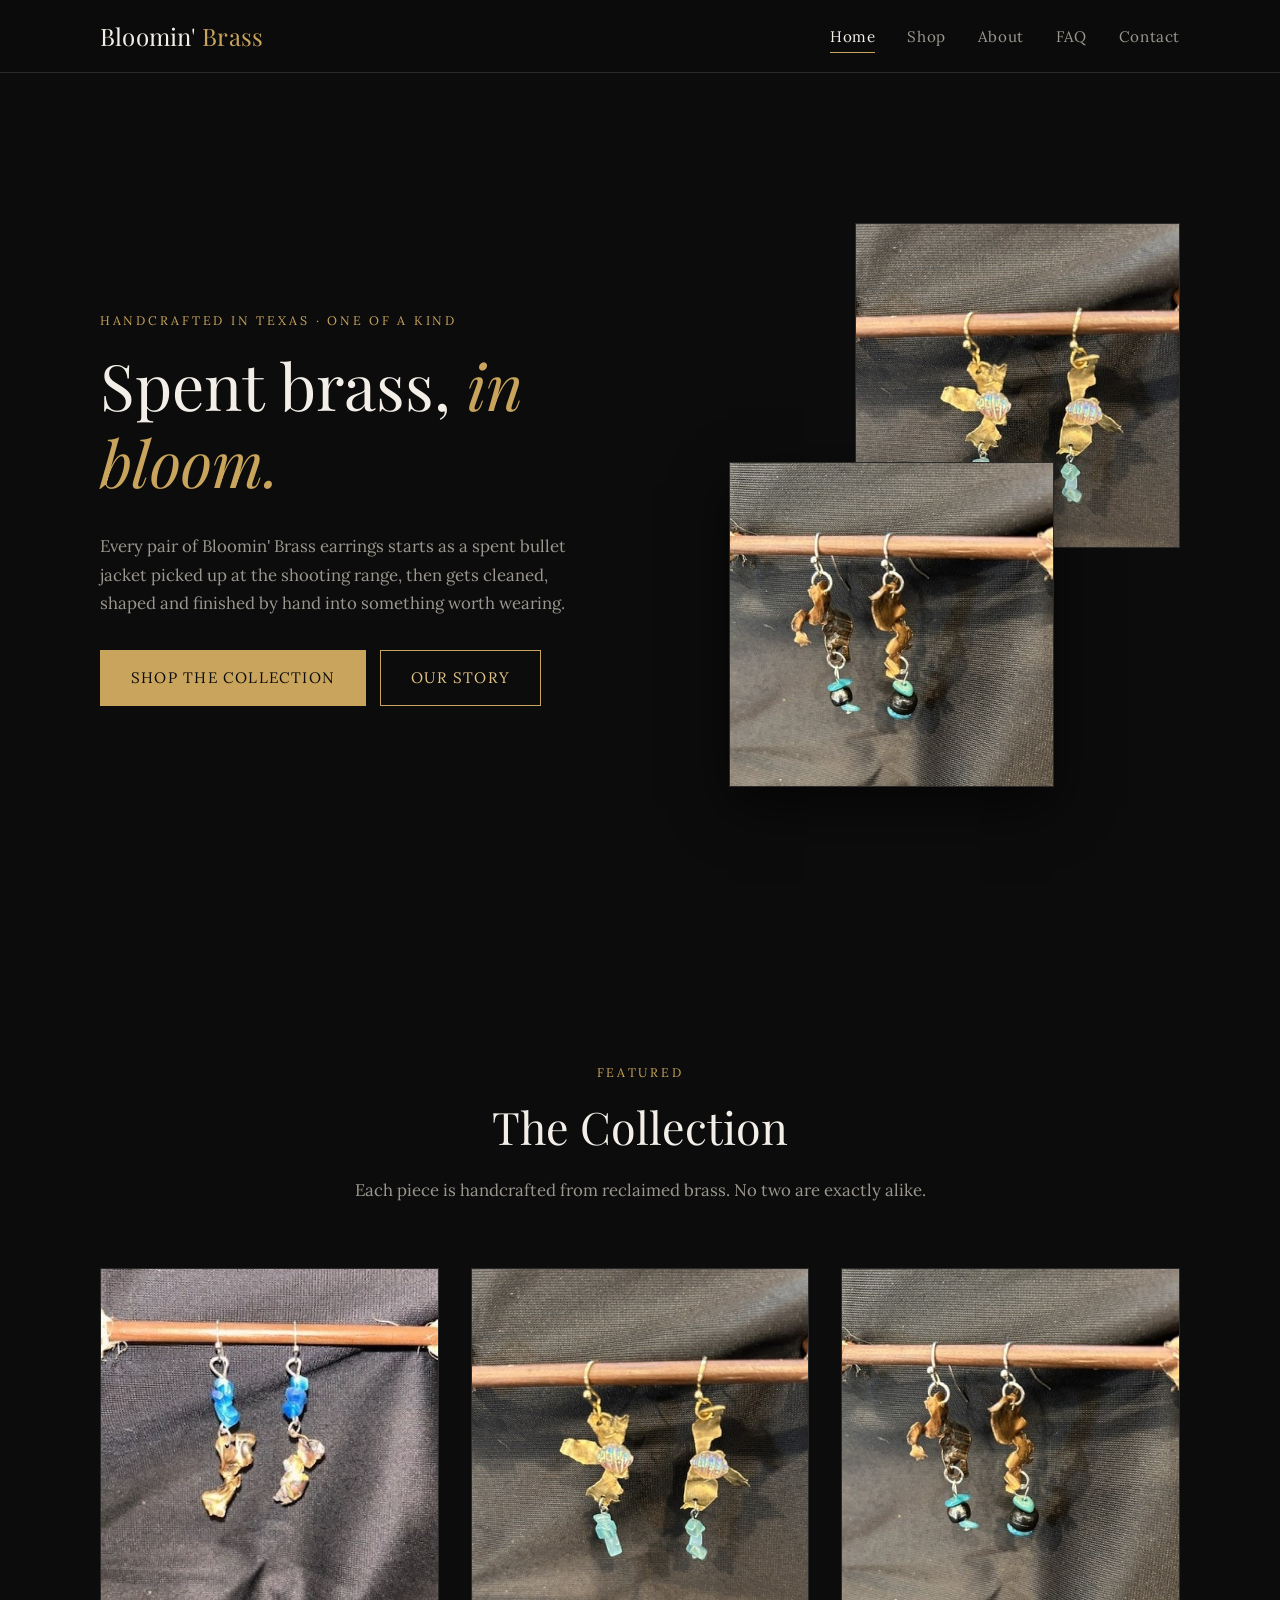
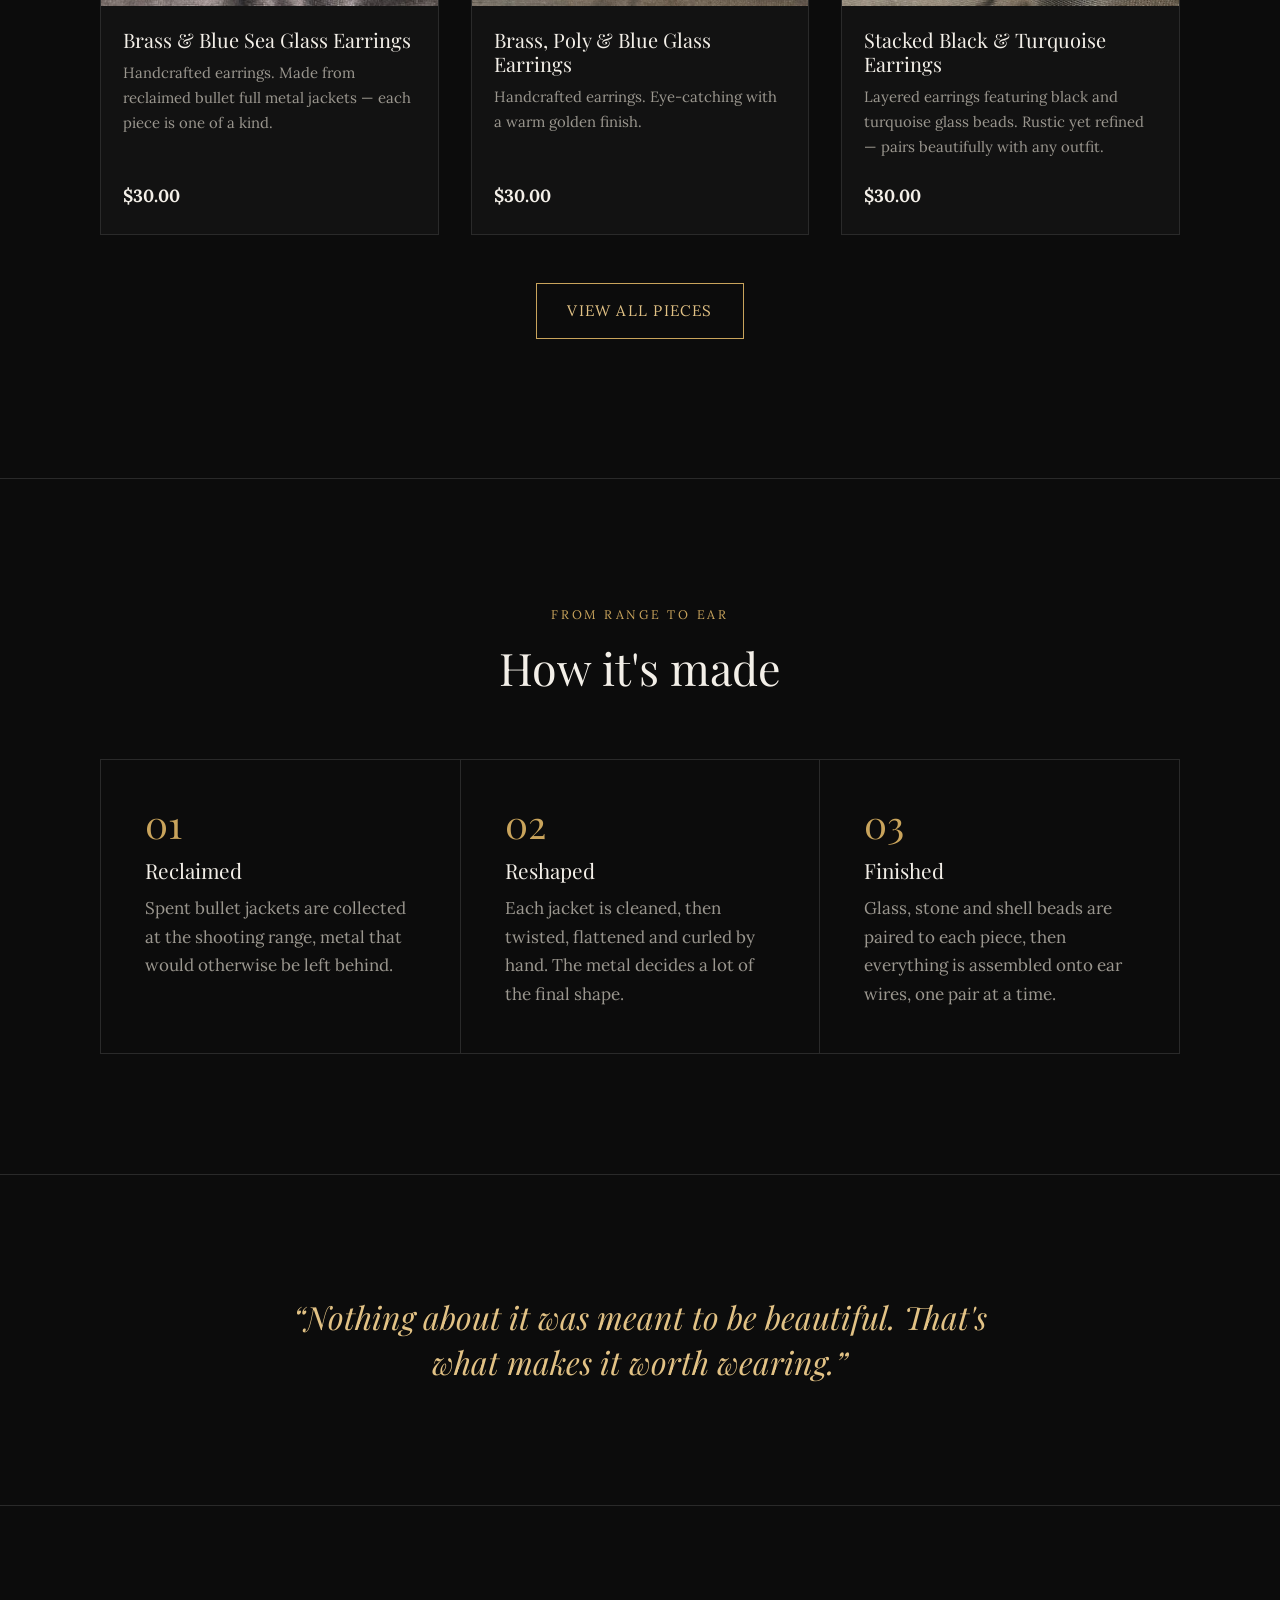
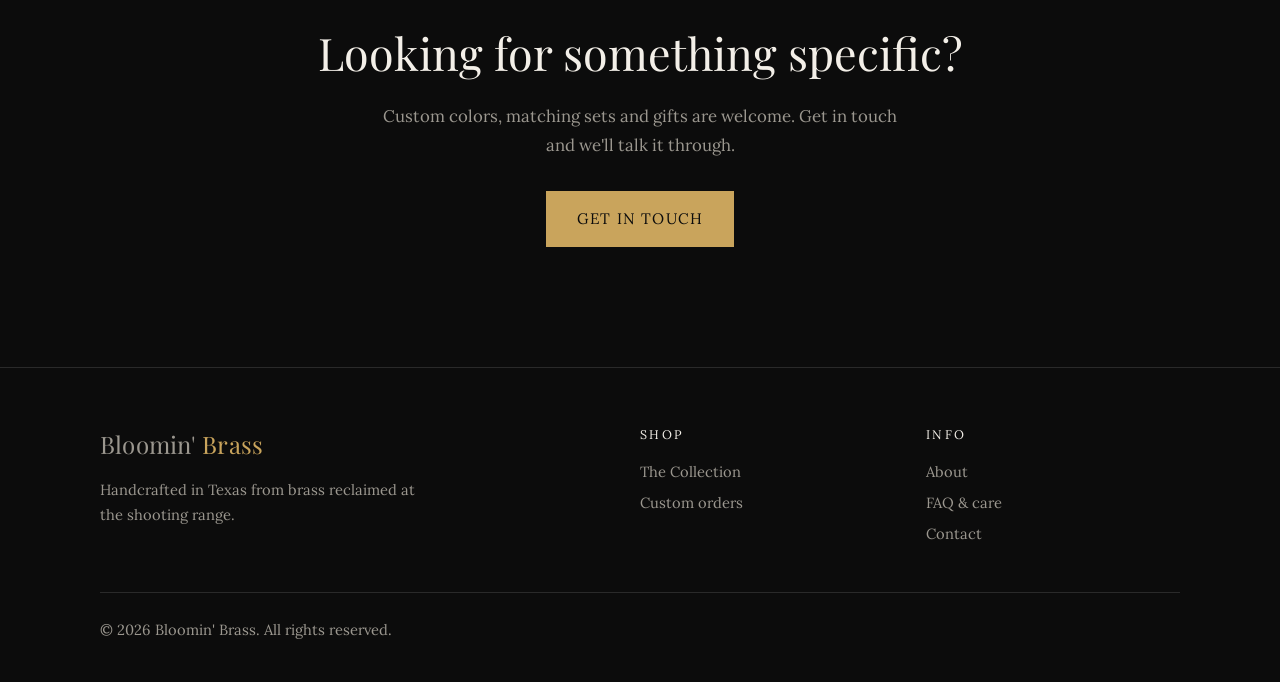
<file: index.html>
<!doctype html>
<html lang="en">
<head>
  <meta charset="utf-8">
  <meta name="viewport" content="width=device-width, initial-scale=1">
  <title>Bloomin' Brass — Handcrafted Texas Earrings from Reclaimed Brass</title>
  <meta name="description" content="One-of-a-kind earrings handcrafted in Texas from brass reclaimed at the shooting range.">
  <link rel="icon" href="images/favicon.svg" type="image/svg+xml">
  <link rel="preconnect" href="https://fonts.googleapis.com">
  <link rel="preconnect" href="https://fonts.gstatic.com" crossorigin>
  <link href="https://fonts.googleapis.com/css2?family=Lora:ital,wght@0,400;0,700;1,400&family=Playfair+Display:ital@0;1&display=swap" rel="stylesheet">
  <link rel="stylesheet" href="css/styles.css">
</head>
<body>
  <a class="skip-link" href="#main">Skip to content</a>

  <header class="site-header">
    <div class="container">
      <a class="logo" href="index.html">Bloomin' <span>Brass</span></a>
      <button class="nav-toggle" aria-expanded="false" aria-controls="nav-links">Menu</button>
      <nav aria-label="Main">
        <ul class="nav-links" id="nav-links">
          <li><a href="index.html" aria-current="page">Home</a></li>
          <li><a href="shop.html">Shop</a></li>
          <li><a href="about.html">About</a></li>
          <li><a href="faq.html">FAQ</a></li>
          <li><a href="contact.html">Contact</a></li>
        </ul>
      </nav>
    </div>
  </header>

  <main id="main">
    <section class="hero">
      <div class="container">
        <div>
          <span class="eyebrow">Handcrafted in Texas · One of a kind</span>
          <h1>Spent brass, <em>in bloom.</em></h1>
          <p class="lead">Every pair of Bloomin' Brass earrings starts as a spent bullet jacket picked up at the shooting range, then gets cleaned, shaped and finished by hand into something worth wearing.</p>
          <div class="hero-actions">
            <a class="btn" href="shop.html">Shop the collection</a>
            <a class="btn btn-outline" href="about.html">Our story</a>
          </div>
        </div>
        <div class="hero-art" aria-hidden="true">
          <img src="images/products/poly-blue-glass.jpg" alt="" width="600" height="600">
          <img src="images/products/black-turquoise.jpg" alt="" width="600" height="600">
        </div>
      </div>
    </section>

    <section class="section">
      <div class="container">
        <div class="section-head">
          <span class="eyebrow">Featured</span>
          <h2>The Collection</h2>
          <p class="lead">Each piece is handcrafted from reclaimed brass. No two are exactly alike.</p>
        </div>
        <div class="product-grid" id="featured-grid"></div>
        <p style="text-align:center;margin-top:48px"><a class="btn btn-outline" href="shop.html">View all pieces</a></p>
      </div>
    </section>

    <section class="section">
      <div class="container">
        <div class="section-head">
          <span class="eyebrow">From range to ear</span>
          <h2>How it's made</h2>
        </div>
        <div class="steps">
          <div class="step">
            <span class="step-num">01</span>
            <h3>Reclaimed</h3>
            <p>Spent bullet jackets are collected at the shooting range, metal that would otherwise be left behind.</p>
          </div>
          <div class="step">
            <span class="step-num">02</span>
            <h3>Reshaped</h3>
            <p>Each jacket is cleaned, then twisted, flattened and curled by hand. The metal decides a lot of the final shape.</p>
          </div>
          <div class="step">
            <span class="step-num">03</span>
            <h3>Finished</h3>
            <p>Glass, stone and shell beads are paired to each piece, then everything is assembled onto ear wires, one pair at a time.</p>
          </div>
        </div>
      </div>
    </section>

    <section class="section">
      <div class="container">
        <p class="pull-quote">“Nothing about it was meant to be beautiful. That's what makes it worth wearing.”</p>
      </div>
    </section>

    <section class="section cta-band">
      <div class="container">
        <h2>Looking for something specific?</h2>
        <p class="lead">Custom colors, matching sets and gifts are welcome. Get in touch and we'll talk it through.</p>
        <a class="btn" href="contact.html">Get in touch</a>
      </div>
    </section>
  </main>

  <footer class="site-footer">
    <div class="container">
      <div class="footer-grid">
        <div>
          <a class="logo" href="index.html">Bloomin' <span>Brass</span></a>
          <p style="margin-top:12px;max-width:340px">Handcrafted in Texas from brass reclaimed at the shooting range.</p>
        </div>
        <div>
          <h4>Shop</h4>
          <ul>
            <li><a href="shop.html">The Collection</a></li>
            <li><a href="contact.html">Custom orders</a></li>
          </ul>
        </div>
        <div>
          <h4>Info</h4>
          <ul>
            <li><a href="about.html">About</a></li>
            <li><a href="faq.html">FAQ &amp; care</a></li>
            <li><a href="contact.html">Contact</a></li>
          </ul>
        </div>
      </div>
      <div class="footer-bottom">© <span data-year></span> Bloomin' Brass. All rights reserved.</div>
    </div>
  </footer>

  <script src="js/products.js"></script>
  <script src="js/main.js"></script>
</body>
</html>
</file>
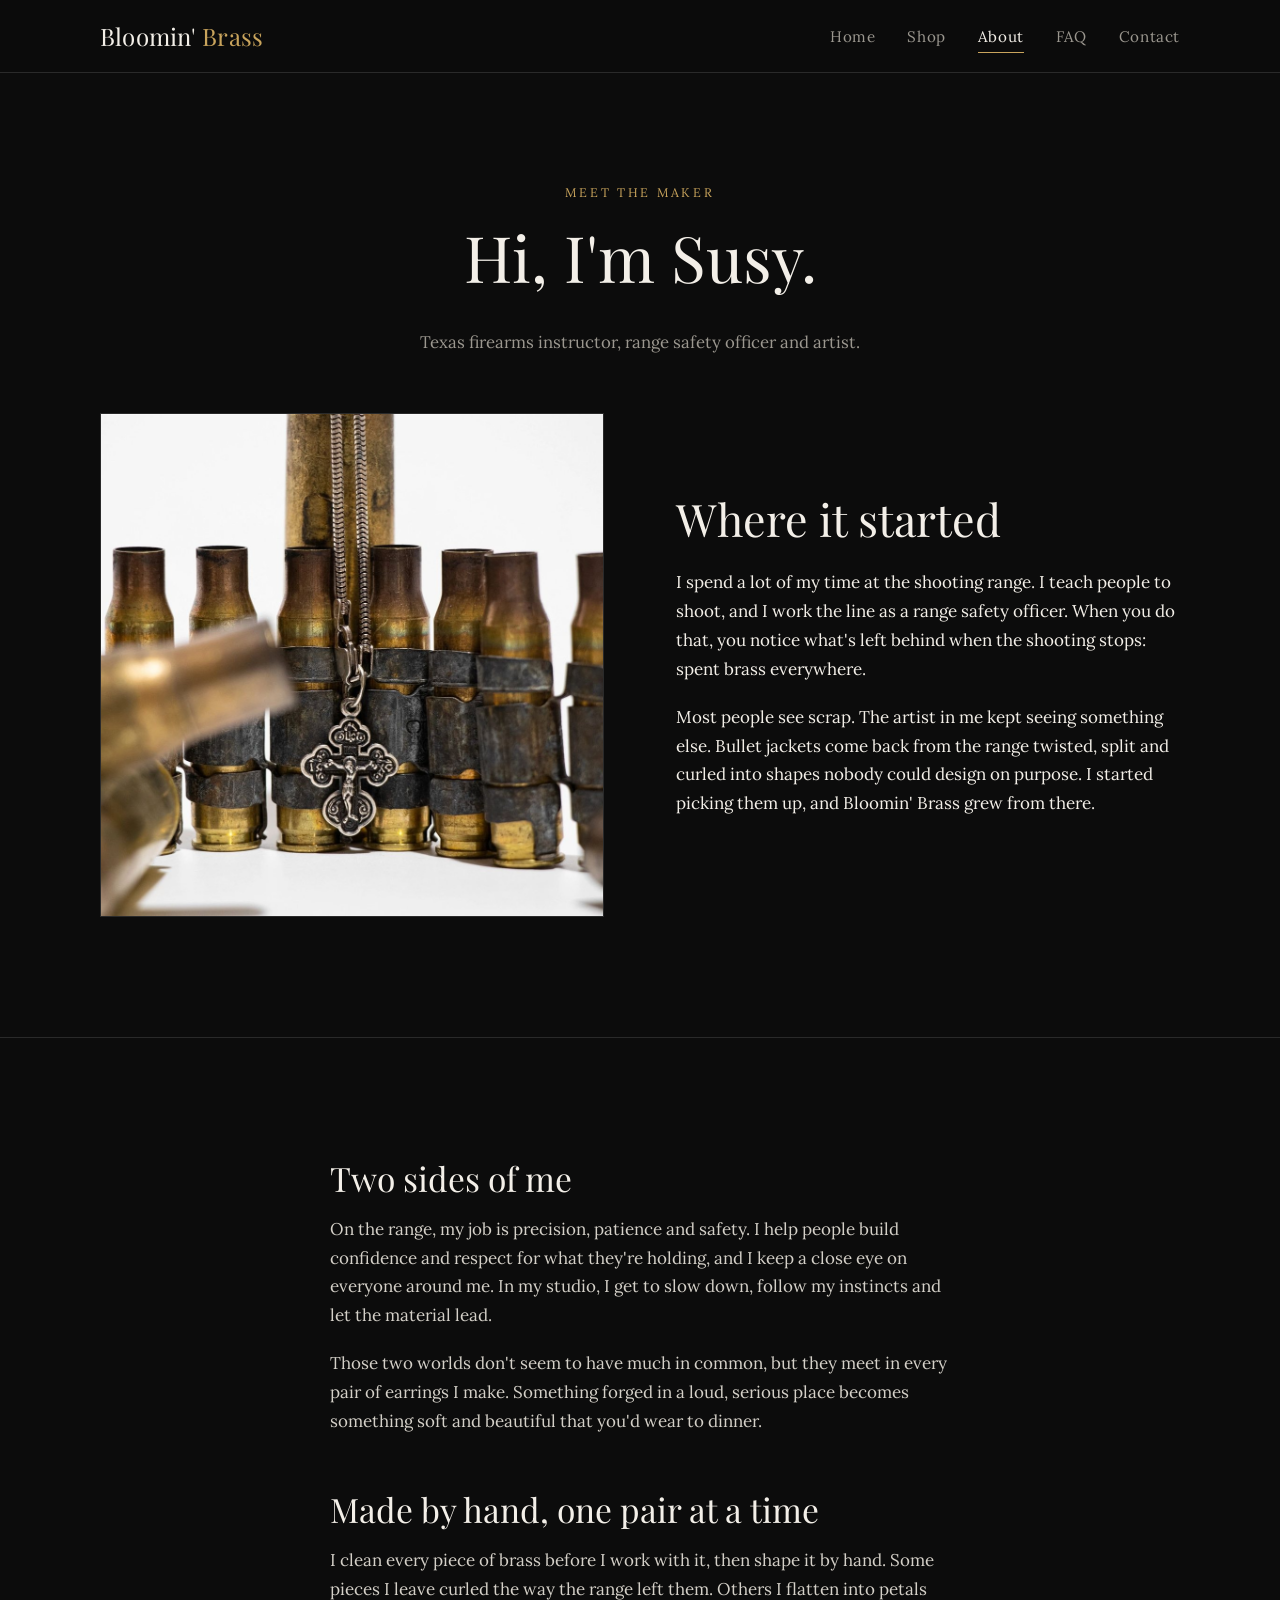
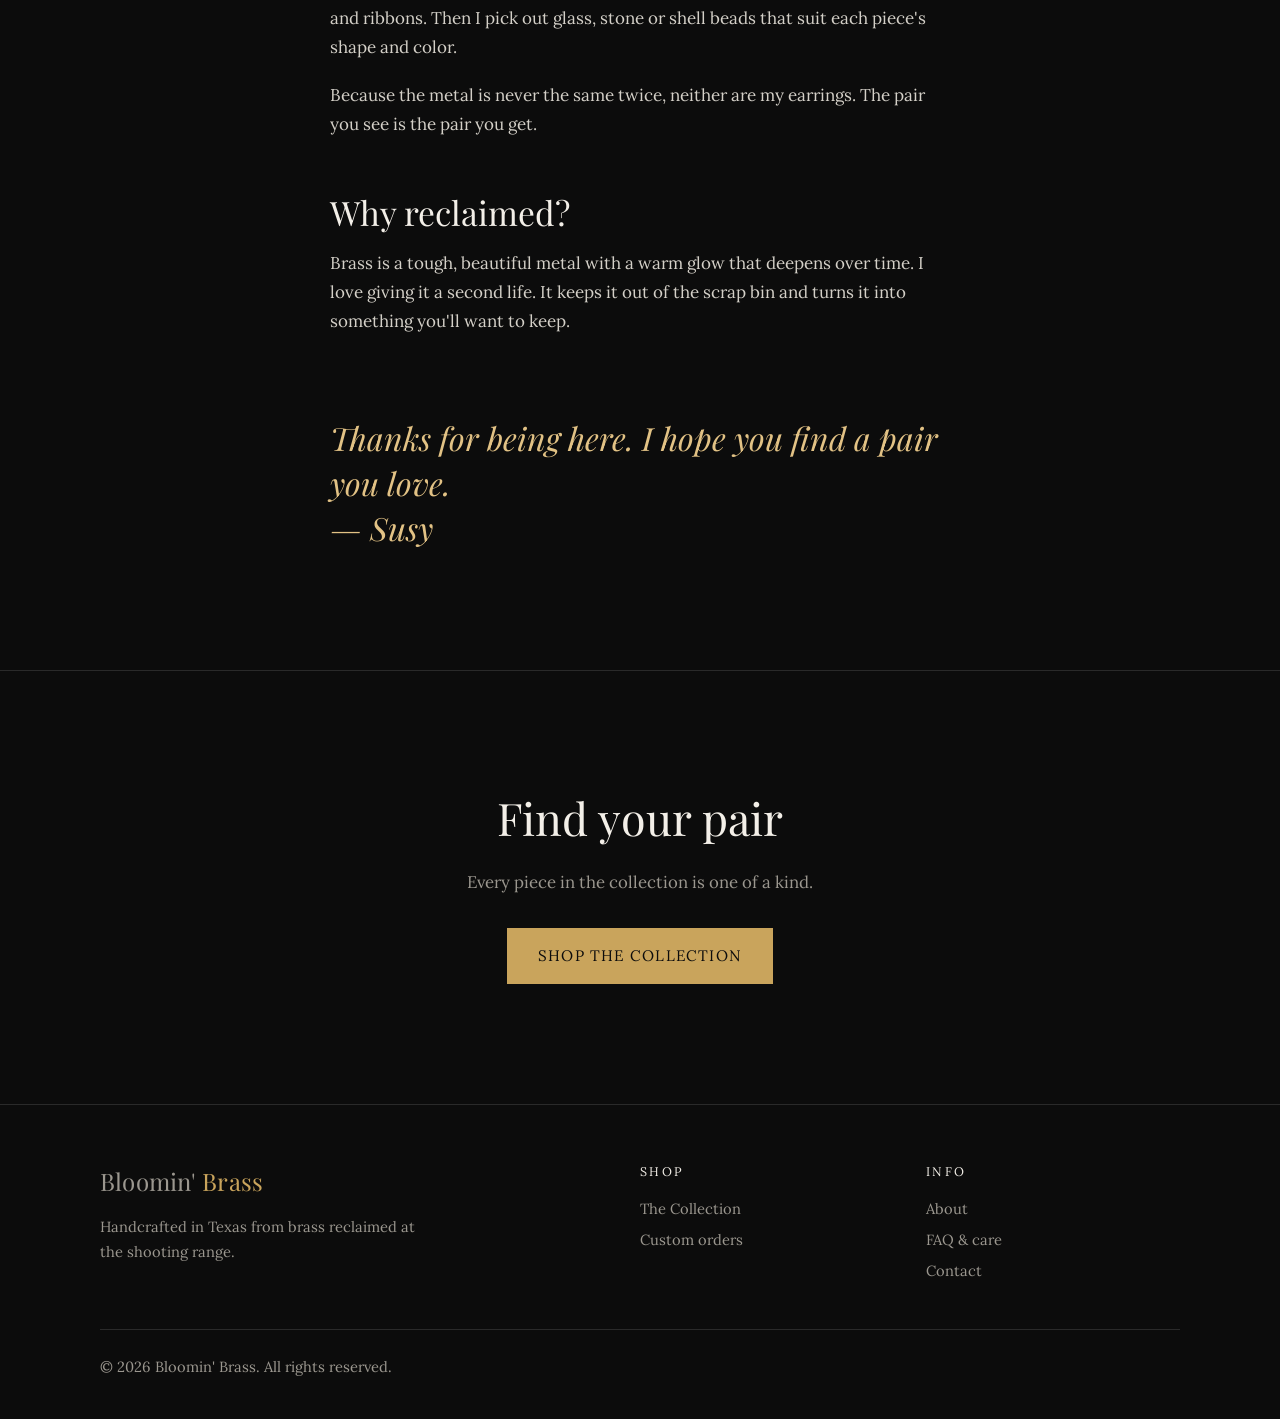
<file: about.html>
<!doctype html>
<html lang="en">
<head>
  <meta charset="utf-8">
  <meta name="viewport" content="width=device-width, initial-scale=1">
  <title>About — Bloomin' Brass</title>
  <meta name="description" content="Meet Susy: Texas firearms instructor, range safety officer and artist, who handcrafts Bloomin' Brass earrings from brass reclaimed at the shooting range.">
  <link rel="icon" href="images/favicon.svg" type="image/svg+xml">
  <link rel="preconnect" href="https://fonts.googleapis.com">
  <link rel="preconnect" href="https://fonts.gstatic.com" crossorigin>
  <link href="https://fonts.googleapis.com/css2?family=Lora:ital,wght@0,400;0,700;1,400&family=Playfair+Display:ital@0;1&display=swap" rel="stylesheet">
  <link rel="stylesheet" href="css/styles.css">
</head>
<body>
  <a class="skip-link" href="#main">Skip to content</a>

  <header class="site-header">
    <div class="container">
      <a class="logo" href="index.html">Bloomin' <span>Brass</span></a>
      <button class="nav-toggle" aria-expanded="false" aria-controls="nav-links">Menu</button>
      <nav aria-label="Main">
        <ul class="nav-links" id="nav-links">
          <li><a href="index.html">Home</a></li>
          <li><a href="shop.html">Shop</a></li>
          <li><a href="about.html" aria-current="page">About</a></li>
          <li><a href="faq.html">FAQ</a></li>
          <li><a href="contact.html">Contact</a></li>
        </ul>
      </nav>
    </div>
  </header>

  <main id="main">
    <div class="page-head">
      <div class="container">
        <span class="eyebrow">Meet the maker</span>
        <h1>Hi, I'm Susy.</h1>
        <p class="lead">Texas firearms instructor, range safety officer and artist.</p>
      </div>
    </div>

    <section class="section" style="padding-top:0">
      <div class="container">
        <div class="split">
          <!-- TODO: Swap in a photo of Susy (e.g. images/susy.jpg) when one is available. -->
          <img src="images/range-brass-cross.jpg" alt="A row of spent brass rifle casings with a small cross pendant" width="1600" height="1067">
          <div>
            <h2>Where it started</h2>
            <p>I spend a lot of my time at the shooting range. I teach people to shoot, and I work the line as a range safety officer. When you do that, you notice what's left behind when the shooting stops: spent brass everywhere.</p>
            <p>Most people see scrap. The artist in me kept seeing something else. Bullet jackets come back from the range twisted, split and curled into shapes nobody could design on purpose. I started picking them up, and Bloomin' Brass grew from there.</p>
          </div>
        </div>
      </div>
    </section>

    <section class="section">
      <div class="container prose">
        <h2 style="margin-top:0">Two sides of me</h2>
        <p>On the range, my job is precision, patience and safety. I help people build confidence and respect for what they're holding, and I keep a close eye on everyone around me. In my studio, I get to slow down, follow my instincts and let the material lead.</p>
        <p>Those two worlds don't seem to have much in common, but they meet in every pair of earrings I make. Something forged in a loud, serious place becomes something soft and beautiful that you'd wear to dinner.</p>

        <h2>Made by hand, one pair at a time</h2>
        <p>I clean every piece of brass before I work with it, then shape it by hand. Some pieces I leave curled the way the range left them. Others I flatten into petals and ribbons. Then I pick out glass, stone or shell beads that suit each piece's shape and color.</p>
        <p>Because the metal is never the same twice, neither are my earrings. The pair you see is the pair you get.</p>

        <h2>Why reclaimed?</h2>
        <p>Brass is a tough, beautiful metal with a warm glow that deepens over time. I love giving it a second life. It keeps it out of the scrap bin and turns it into something you'll want to keep.</p>

        <p class="pull-quote" style="margin-top:2.5em;text-align:left">Thanks for being here. I hope you find a pair you love.<br>— Susy</p>
      </div>
    </section>

    <section class="section cta-band">
      <div class="container">
        <h2>Find your pair</h2>
        <p class="lead">Every piece in the collection is one of a kind.</p>
        <a class="btn" href="shop.html">Shop the collection</a>
      </div>
    </section>
  </main>

  <footer class="site-footer">
    <div class="container">
      <div class="footer-grid">
        <div>
          <a class="logo" href="index.html">Bloomin' <span>Brass</span></a>
          <p style="margin-top:12px;max-width:340px">Handcrafted in Texas from brass reclaimed at the shooting range.</p>
        </div>
        <div>
          <h4>Shop</h4>
          <ul>
            <li><a href="shop.html">The Collection</a></li>
            <li><a href="contact.html">Custom orders</a></li>
          </ul>
        </div>
        <div>
          <h4>Info</h4>
          <ul>
            <li><a href="about.html">About</a></li>
            <li><a href="faq.html">FAQ &amp; care</a></li>
            <li><a href="contact.html">Contact</a></li>
          </ul>
        </div>
      </div>
      <div class="footer-bottom">© <span data-year></span> Bloomin' Brass. All rights reserved.</div>
    </div>
  </footer>

  <script src="js/main.js"></script>
</body>
</html>
</file>
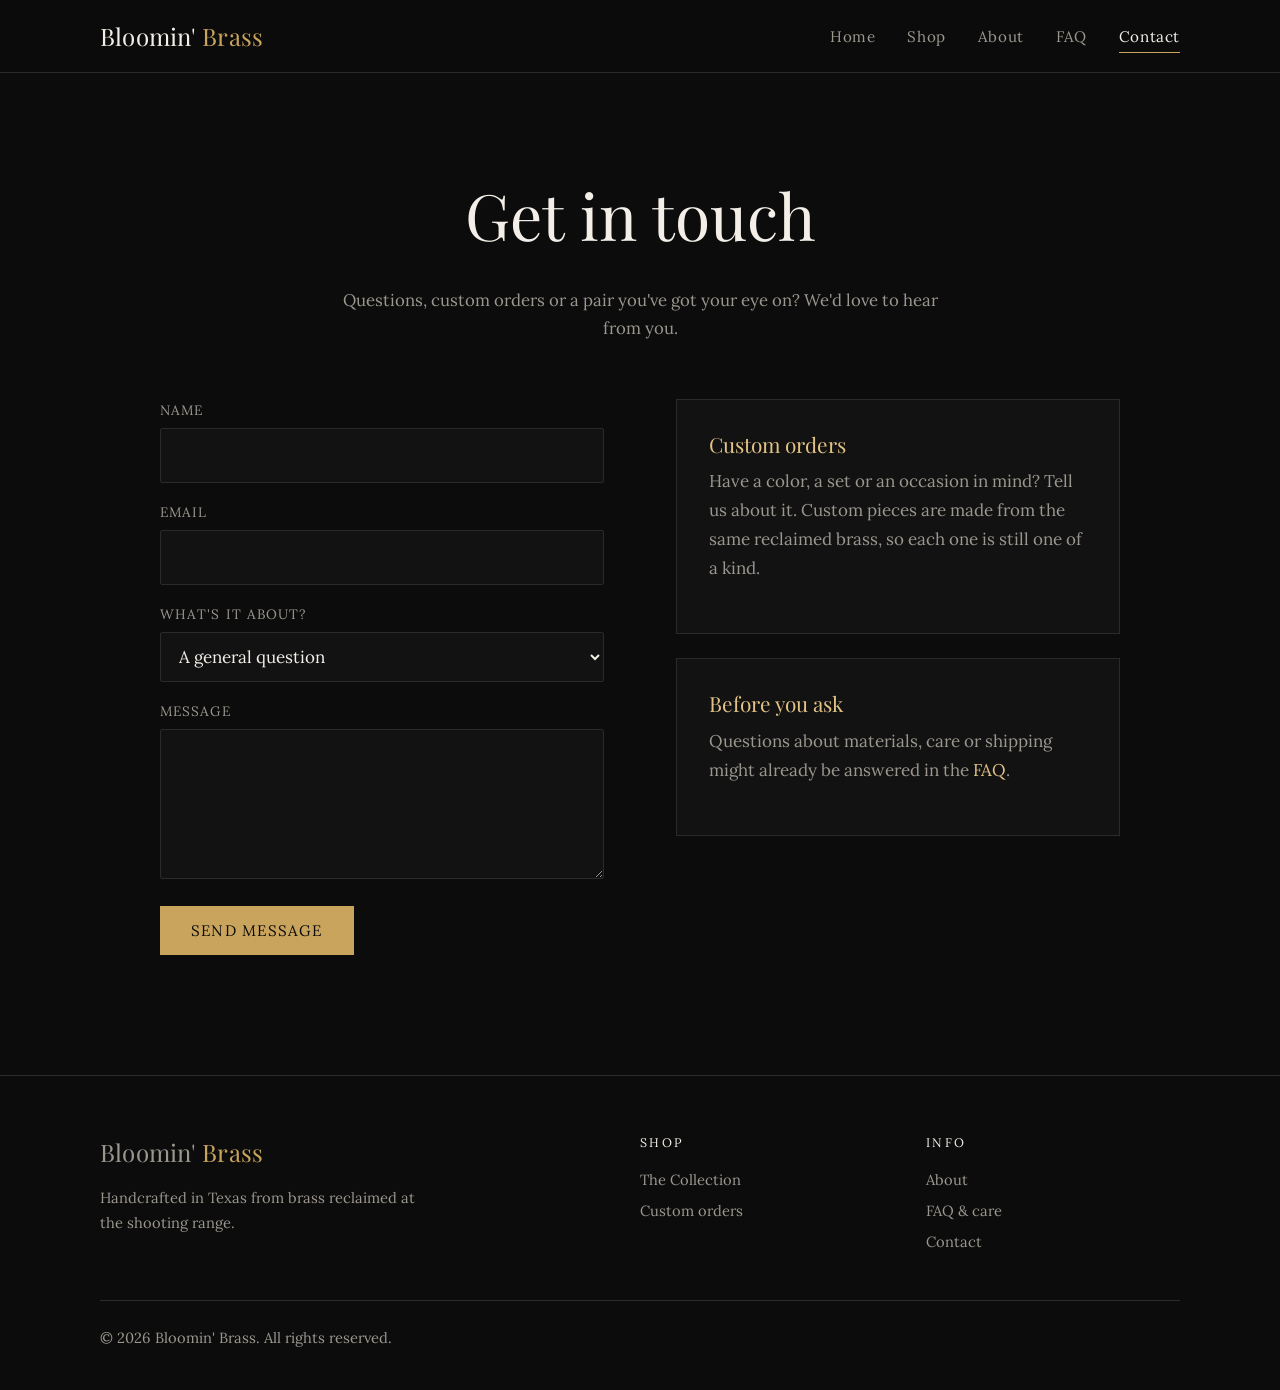
<file: contact.html>
<!doctype html>
<html lang="en">
<head>
  <meta charset="utf-8">
  <meta name="viewport" content="width=device-width, initial-scale=1">
  <title>Contact — Bloomin' Brass</title>
  <meta name="description" content="Questions, custom orders or a piece you've got your eye on? Get in touch with Bloomin' Brass.">
  <link rel="icon" href="images/favicon.svg" type="image/svg+xml">
  <link rel="preconnect" href="https://fonts.googleapis.com">
  <link rel="preconnect" href="https://fonts.gstatic.com" crossorigin>
  <link href="https://fonts.googleapis.com/css2?family=Lora:ital,wght@0,400;0,700;1,400&family=Playfair+Display:ital@0;1&display=swap" rel="stylesheet">
  <link rel="stylesheet" href="css/styles.css">
</head>
<body>
  <a class="skip-link" href="#main">Skip to content</a>

  <header class="site-header">
    <div class="container">
      <a class="logo" href="index.html">Bloomin' <span>Brass</span></a>
      <button class="nav-toggle" aria-expanded="false" aria-controls="nav-links">Menu</button>
      <nav aria-label="Main">
        <ul class="nav-links" id="nav-links">
          <li><a href="index.html">Home</a></li>
          <li><a href="shop.html">Shop</a></li>
          <li><a href="about.html">About</a></li>
          <li><a href="faq.html">FAQ</a></li>
          <li><a href="contact.html" aria-current="page">Contact</a></li>
        </ul>
      </nav>
    </div>
  </header>

  <main id="main">
    <div class="page-head">
      <div class="container">
        <h1>Get in touch</h1>
        <p class="lead">Questions, custom orders or a pair you've got your eye on? We'd love to hear from you.</p>
      </div>
    </div>

    <section style="padding-bottom:clamp(64px,10vw,120px)">
      <div class="container">
        <div class="contact-grid">
          <form id="contact-form">
            <div class="form-row">
              <label for="name">Name</label>
              <input id="name" name="name" type="text" autocomplete="name" required>
            </div>
            <div class="form-row">
              <label for="email">Email</label>
              <input id="email" name="email" type="email" autocomplete="email" required>
            </div>
            <div class="form-row">
              <label for="topic">What's it about?</label>
              <select id="topic" name="topic">
                <option>A general question</option>
                <option>A specific piece</option>
                <option>A custom order</option>
                <option>An existing order</option>
              </select>
            </div>
            <div class="form-row">
              <label for="message">Message</label>
              <textarea id="message" name="message" required></textarea>
            </div>
            <button class="btn" type="submit">Send message</button>
          </form>

          <div>
            <div class="contact-card">
              <h3>Custom orders</h3>
              <p>Have a color, a set or an occasion in mind? Tell us about it. Custom pieces are made from the same reclaimed brass, so each one is still one of a kind.</p>
            </div>
            <div class="contact-card" style="margin-top:24px">
              <h3>Before you ask</h3>
              <p>Questions about materials, care or shipping might already be answered in the <a href="faq.html">FAQ</a>.</p>
            </div>
          </div>
        </div>
      </div>
    </section>
  </main>

  <footer class="site-footer">
    <div class="container">
      <div class="footer-grid">
        <div>
          <a class="logo" href="index.html">Bloomin' <span>Brass</span></a>
          <p style="margin-top:12px;max-width:340px">Handcrafted in Texas from brass reclaimed at the shooting range.</p>
        </div>
        <div>
          <h4>Shop</h4>
          <ul>
            <li><a href="shop.html">The Collection</a></li>
            <li><a href="contact.html">Custom orders</a></li>
          </ul>
        </div>
        <div>
          <h4>Info</h4>
          <ul>
            <li><a href="about.html">About</a></li>
            <li><a href="faq.html">FAQ &amp; care</a></li>
            <li><a href="contact.html">Contact</a></li>
          </ul>
        </div>
      </div>
      <div class="footer-bottom">© <span data-year></span> Bloomin' Brass. All rights reserved.</div>
    </div>
  </footer>

  <script src="js/products.js"></script>
  <script src="js/main.js"></script>
</body>
</html>
</file>
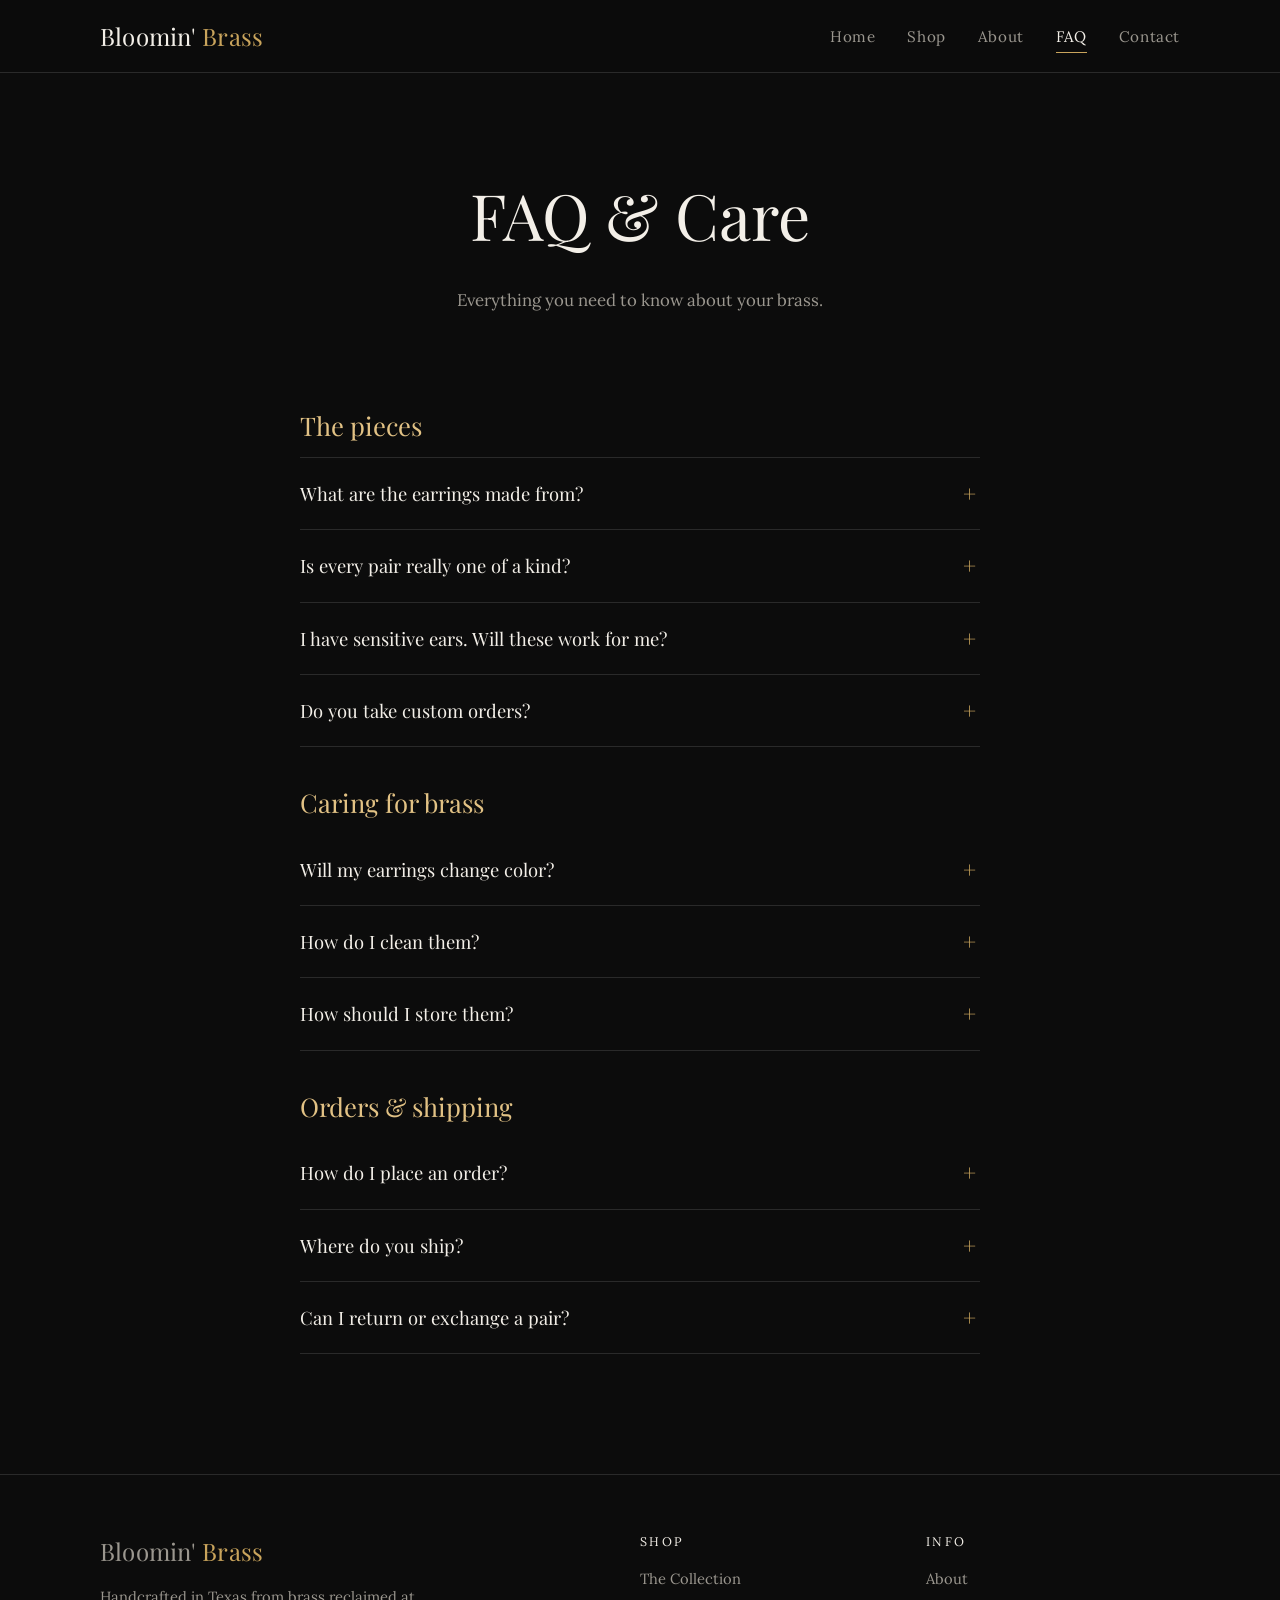
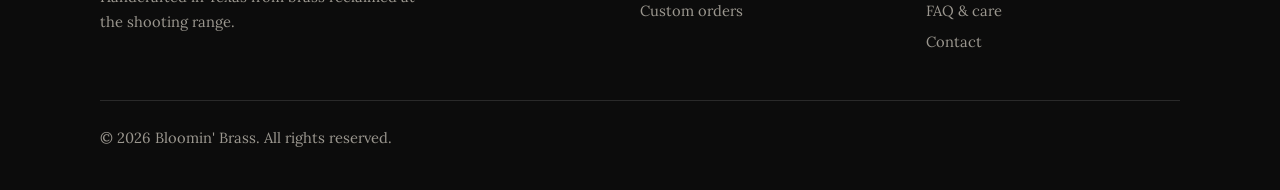
<file: faq.html>
<!doctype html>
<html lang="en">
<head>
  <meta charset="utf-8">
  <meta name="viewport" content="width=device-width, initial-scale=1">
  <title>FAQ &amp; Care — Bloomin' Brass</title>
  <meta name="description" content="Materials, care, orders and shipping for Bloomin' Brass earrings.">
  <link rel="icon" href="images/favicon.svg" type="image/svg+xml">
  <link rel="preconnect" href="https://fonts.googleapis.com">
  <link rel="preconnect" href="https://fonts.gstatic.com" crossorigin>
  <link href="https://fonts.googleapis.com/css2?family=Lora:ital,wght@0,400;0,700;1,400&family=Playfair+Display:ital@0;1&display=swap" rel="stylesheet">
  <link rel="stylesheet" href="css/styles.css">
</head>
<body>
  <a class="skip-link" href="#main">Skip to content</a>

  <header class="site-header">
    <div class="container">
      <a class="logo" href="index.html">Bloomin' <span>Brass</span></a>
      <button class="nav-toggle" aria-expanded="false" aria-controls="nav-links">Menu</button>
      <nav aria-label="Main">
        <ul class="nav-links" id="nav-links">
          <li><a href="index.html">Home</a></li>
          <li><a href="shop.html">Shop</a></li>
          <li><a href="about.html">About</a></li>
          <li><a href="faq.html" aria-current="page">FAQ</a></li>
          <li><a href="contact.html">Contact</a></li>
        </ul>
      </nav>
    </div>
  </header>

  <main id="main">
    <div class="page-head">
      <div class="container">
        <h1>FAQ &amp; Care</h1>
        <p class="lead">Everything you need to know about your brass.</p>
      </div>
    </div>

    <section style="padding-bottom:clamp(64px,10vw,120px)">
      <div class="container faq">

        <h2>The pieces</h2>
        <details>
          <summary>What are the earrings made from?</summary>
          <p>The metal comes from spent bullet jackets recovered at the shooting range. Each jacket is cleaned and then shaped by hand. The beads are glass, stone or shell, and every product page lists them.</p>
        </details>
        <details>
          <summary>Is every pair really one of a kind?</summary>
          <p>Yes. The range shapes the metal before we ever touch it, so no two pieces start out the same. The pair in the photo is the exact pair you'll receive.</p>
        </details>
        <details>
          <summary>I have sensitive ears. Will these work for me?</summary>
          <!-- TODO: Confirm your ear wire material (e.g. surgical steel, sterling silver, niobium) and state it here. -->
          <p>Everyone's skin is different. If you have metal sensitivities, reach out before ordering and we'll tell you exactly what the ear wires are made of. We may be able to swap them for you.</p>
        </details>
        <details>
          <summary>Do you take custom orders?</summary>
          <p>We love them. Tell us the colors, style or occasion you have in mind on the <a href="contact.html">contact page</a> and we'll work out the details together.</p>
        </details>

        <h2>Caring for brass</h2>
        <details>
          <summary>Will my earrings change color?</summary>
          <p>Brass naturally darkens over time and develops a warm patina. Many people love that aged look. If you prefer them bright, a quick polish brings back the shine.</p>
        </details>
        <details>
          <summary>How do I clean them?</summary>
          <p>Wipe them with a soft, dry cloth after wearing. For a brighter shine, use a jewelry polishing cloth made for brass, and avoid getting the beads wet with harsh cleaners.</p>
        </details>
        <details>
          <summary>How should I store them?</summary>
          <p>Keep them somewhere dry, ideally in a small pouch or box, away from humidity. Take them off before swimming, showering or exercising.</p>
        </details>

        <!-- TODO: Fill in your real shipping, payment and return policies. -->
        <h2>Orders &amp; shipping</h2>
        <details>
          <summary>How do I place an order?</summary>
          <p>Find a pair you love in <a href="shop.html">the collection</a> and follow the button on its page. If a piece shows "Ask about this piece," send us a message and we'll set it aside and arrange payment with you.</p>
        </details>
        <details>
          <summary>Where do you ship?</summary>
          <p>Shipping details are coming soon. In the meantime, <a href="contact.html">ask us</a> and we'll let you know.</p>
        </details>
        <details>
          <summary>Can I return or exchange a pair?</summary>
          <p>Our return policy is being finalized. If something isn't right with your order, please <a href="contact.html">get in touch</a> and we'll make it right.</p>
        </details>

      </div>
    </section>
  </main>

  <footer class="site-footer">
    <div class="container">
      <div class="footer-grid">
        <div>
          <a class="logo" href="index.html">Bloomin' <span>Brass</span></a>
          <p style="margin-top:12px;max-width:340px">Handcrafted in Texas from brass reclaimed at the shooting range.</p>
        </div>
        <div>
          <h4>Shop</h4>
          <ul>
            <li><a href="shop.html">The Collection</a></li>
            <li><a href="contact.html">Custom orders</a></li>
          </ul>
        </div>
        <div>
          <h4>Info</h4>
          <ul>
            <li><a href="about.html">About</a></li>
            <li><a href="faq.html">FAQ &amp; care</a></li>
            <li><a href="contact.html">Contact</a></li>
          </ul>
        </div>
      </div>
      <div class="footer-bottom">© <span data-year></span> Bloomin' Brass. All rights reserved.</div>
    </div>
  </footer>

  <script src="js/main.js"></script>
</body>
</html>
</file>
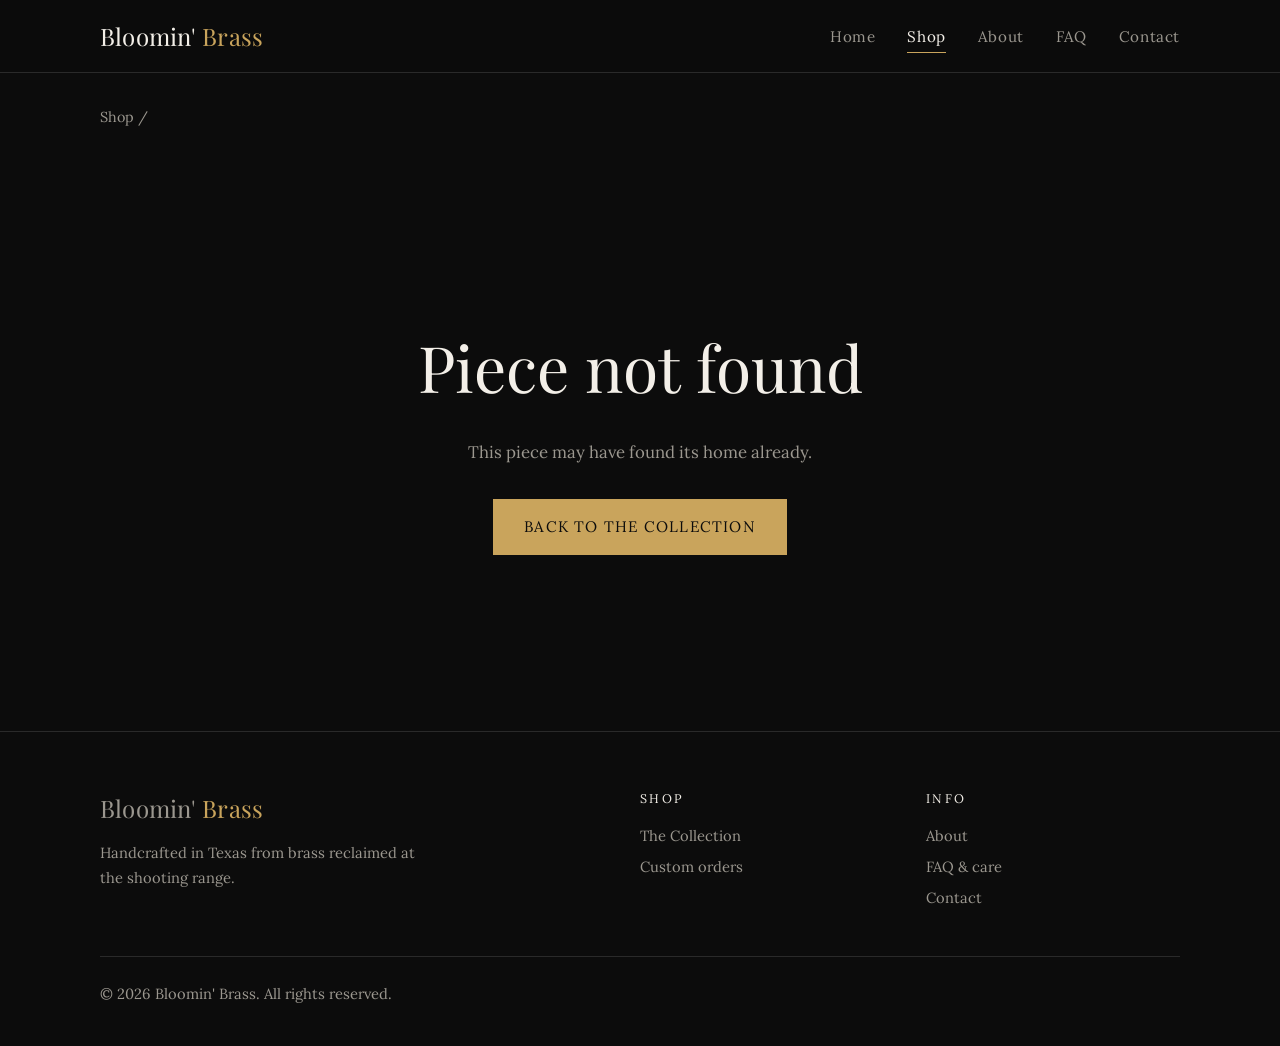
<file: product.html>
<!doctype html>
<html lang="en">
<head>
  <meta charset="utf-8">
  <meta name="viewport" content="width=device-width, initial-scale=1">
  <title>Bloomin' Brass</title>
  <meta name="description" content="A one-of-a-kind pair of earrings handcrafted from reclaimed range brass.">
  <link rel="icon" href="images/favicon.svg" type="image/svg+xml">
  <link rel="preconnect" href="https://fonts.googleapis.com">
  <link rel="preconnect" href="https://fonts.gstatic.com" crossorigin>
  <link href="https://fonts.googleapis.com/css2?family=Lora:ital,wght@0,400;0,700;1,400&family=Playfair+Display:ital@0;1&display=swap" rel="stylesheet">
  <link rel="stylesheet" href="css/styles.css">
</head>
<body>
  <a class="skip-link" href="#main">Skip to content</a>

  <header class="site-header">
    <div class="container">
      <a class="logo" href="index.html">Bloomin' <span>Brass</span></a>
      <button class="nav-toggle" aria-expanded="false" aria-controls="nav-links">Menu</button>
      <nav aria-label="Main">
        <ul class="nav-links" id="nav-links">
          <li><a href="index.html">Home</a></li>
          <li><a href="shop.html" aria-current="page">Shop</a></li>
          <li><a href="about.html">About</a></li>
          <li><a href="faq.html">FAQ</a></li>
          <li><a href="contact.html">Contact</a></li>
        </ul>
      </nav>
    </div>
  </header>

  <main id="main">
    <div class="container">
      <p class="breadcrumb"><a href="shop.html">Shop</a> / <span id="crumb-name"></span></p>
      <div class="product-detail" id="product-detail"></div>
    </div>
  </main>

  <footer class="site-footer">
    <div class="container">
      <div class="footer-grid">
        <div>
          <a class="logo" href="index.html">Bloomin' <span>Brass</span></a>
          <p style="margin-top:12px;max-width:340px">Handcrafted in Texas from brass reclaimed at the shooting range.</p>
        </div>
        <div>
          <h4>Shop</h4>
          <ul>
            <li><a href="shop.html">The Collection</a></li>
            <li><a href="contact.html">Custom orders</a></li>
          </ul>
        </div>
        <div>
          <h4>Info</h4>
          <ul>
            <li><a href="about.html">About</a></li>
            <li><a href="faq.html">FAQ &amp; care</a></li>
            <li><a href="contact.html">Contact</a></li>
          </ul>
        </div>
      </div>
      <div class="footer-bottom">© <span data-year></span> Bloomin' Brass. All rights reserved.</div>
    </div>
  </footer>

  <script src="js/products.js"></script>
  <script src="js/main.js"></script>
</body>
</html>
</file>
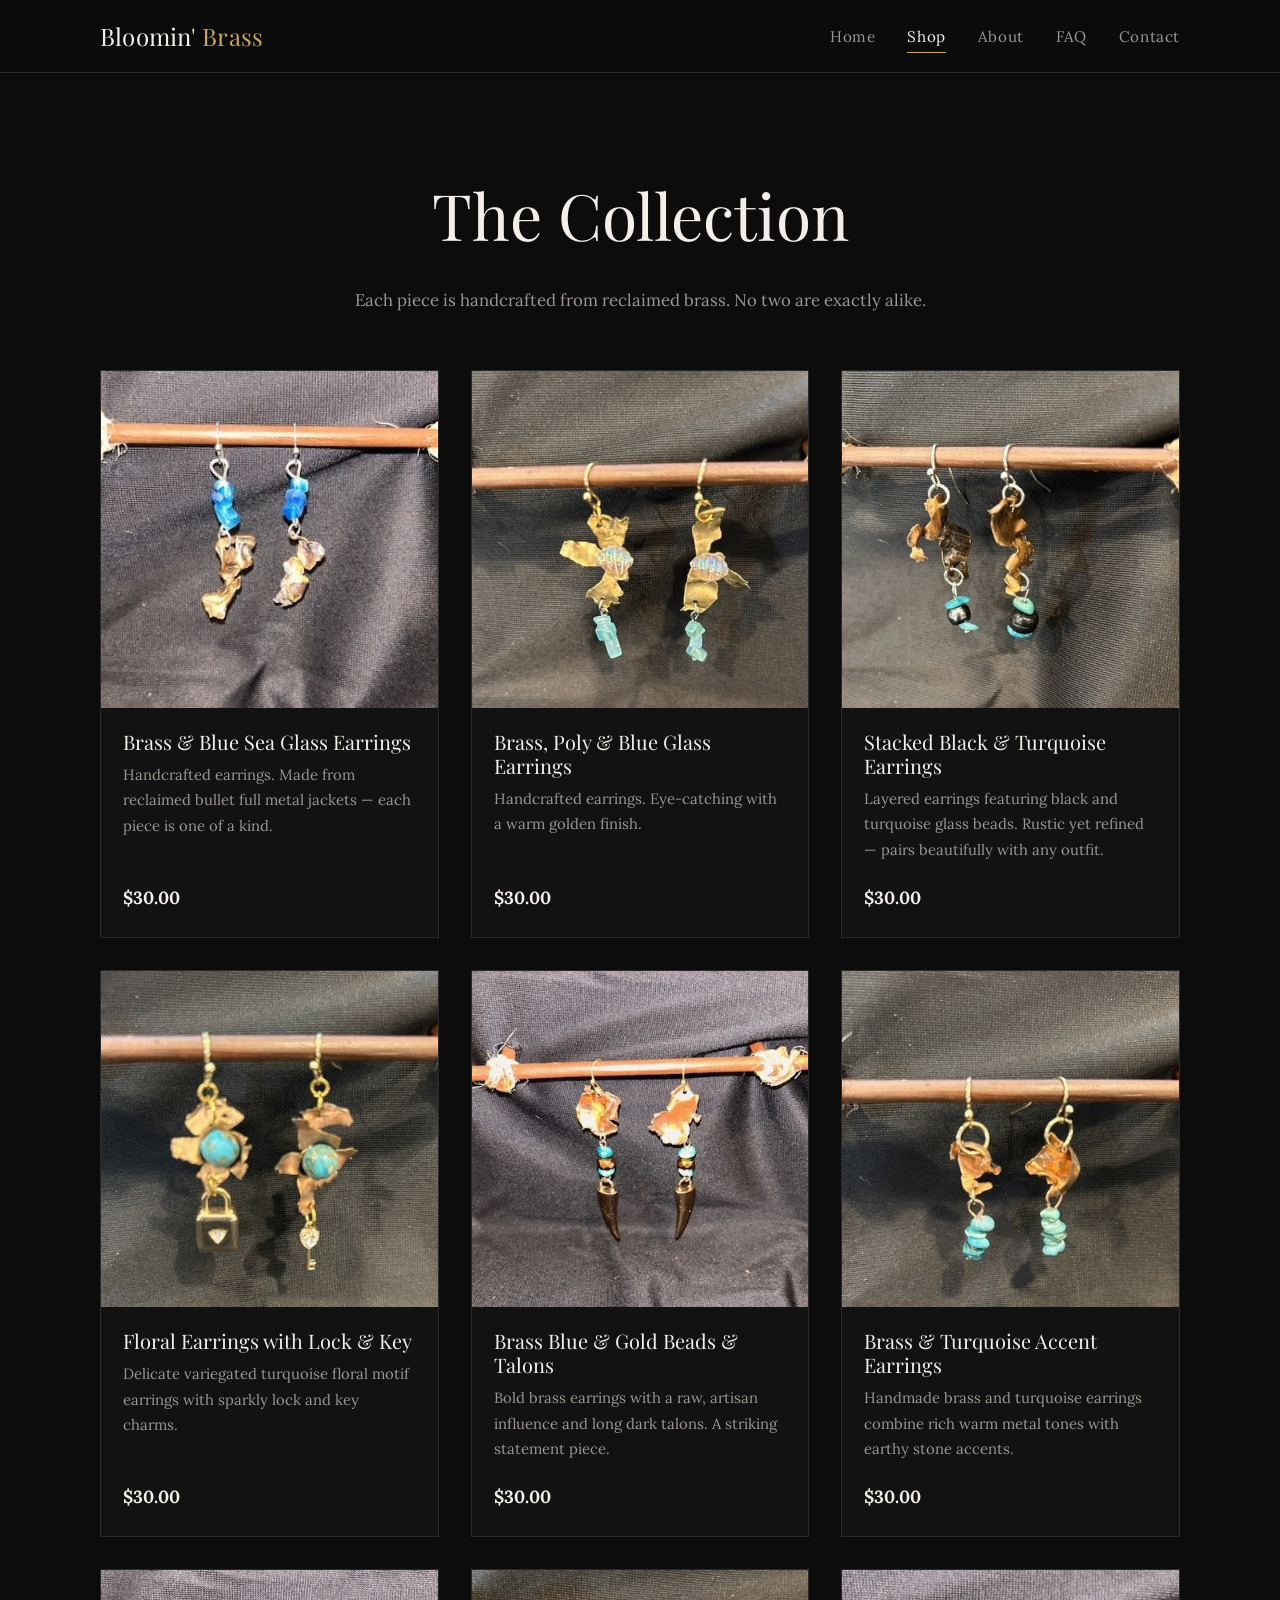
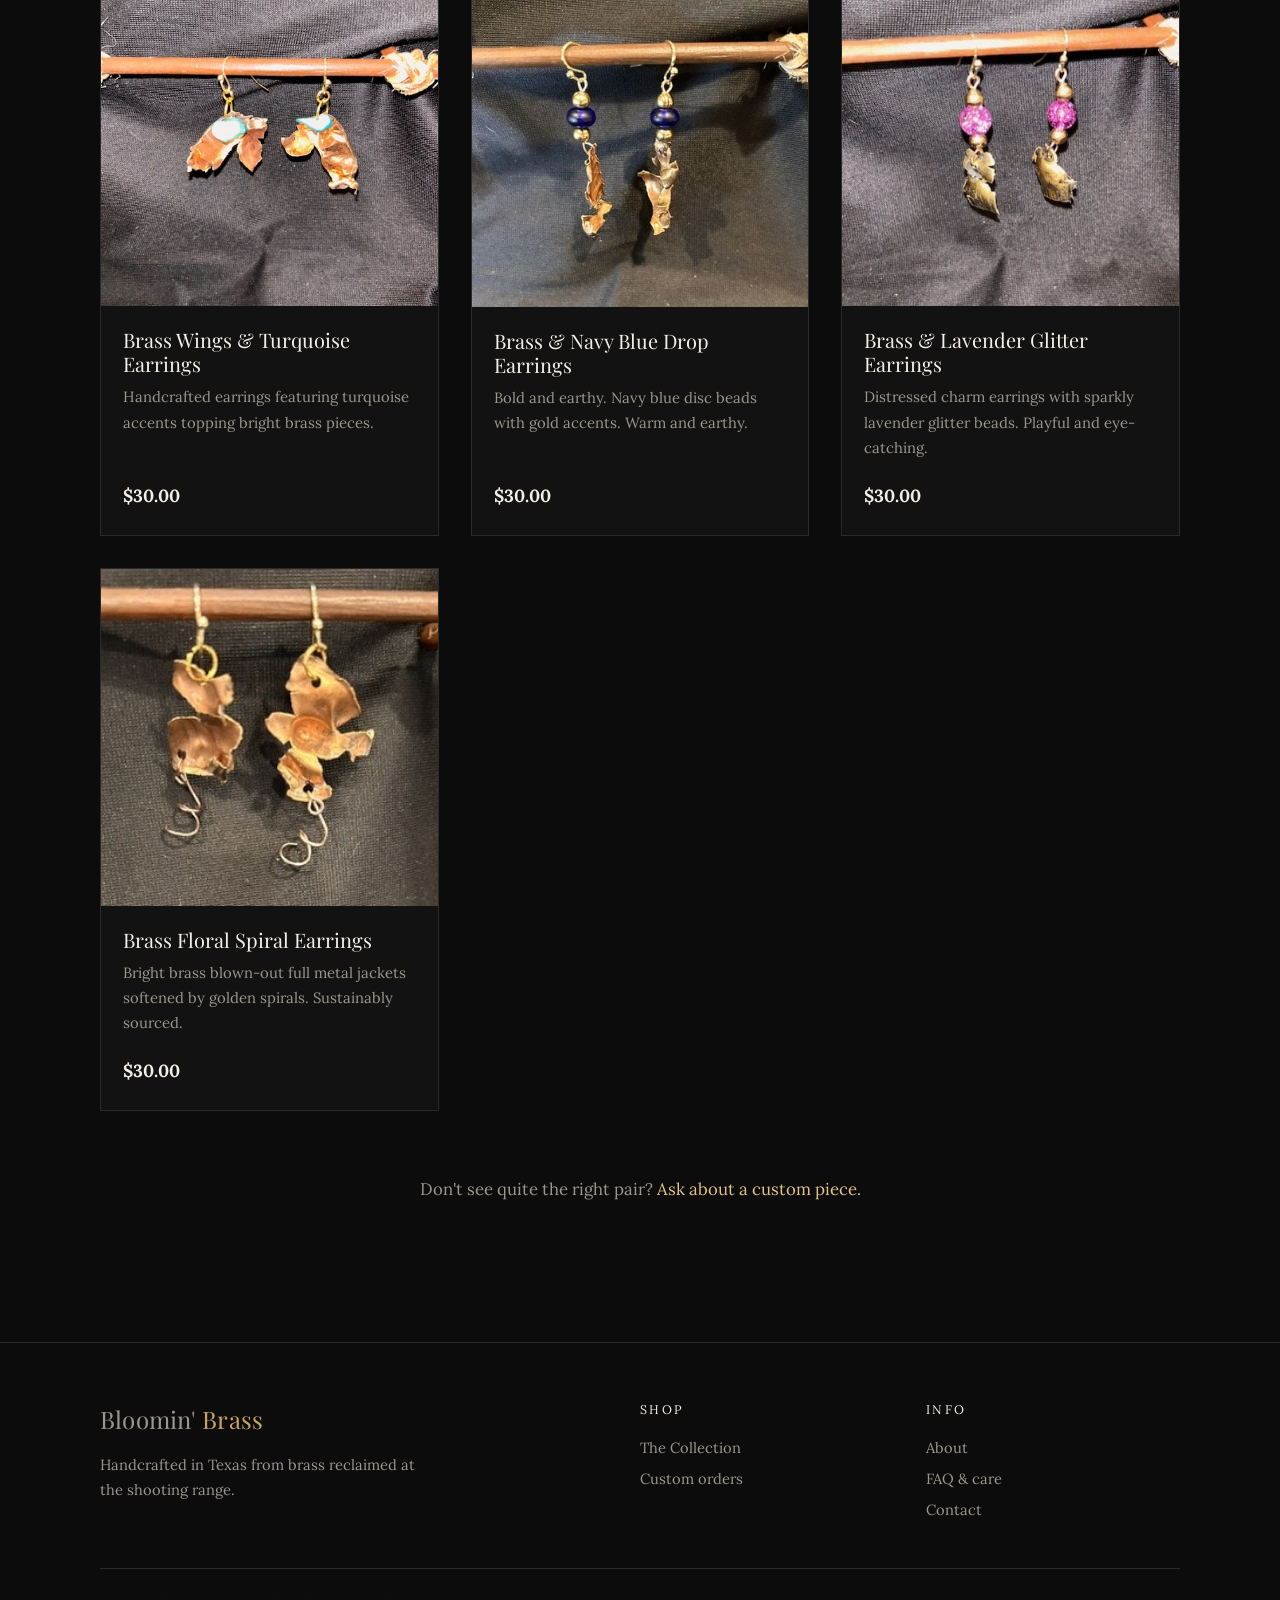
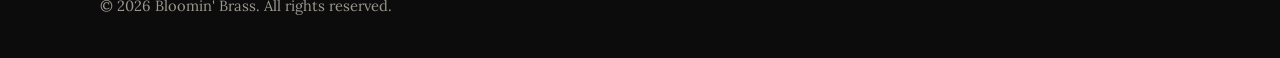
<file: shop.html>
<!doctype html>
<html lang="en">
<head>
  <meta charset="utf-8">
  <meta name="viewport" content="width=device-width, initial-scale=1">
  <title>Shop — Bloomin' Brass</title>
  <meta name="description" content="Shop one-of-a-kind earrings handcrafted in Texas from reclaimed range brass.">
  <link rel="icon" href="images/favicon.svg" type="image/svg+xml">
  <link rel="preconnect" href="https://fonts.googleapis.com">
  <link rel="preconnect" href="https://fonts.gstatic.com" crossorigin>
  <link href="https://fonts.googleapis.com/css2?family=Lora:ital,wght@0,400;0,700;1,400&family=Playfair+Display:ital@0;1&display=swap" rel="stylesheet">
  <link rel="stylesheet" href="css/styles.css">
</head>
<body>
  <a class="skip-link" href="#main">Skip to content</a>

  <header class="site-header">
    <div class="container">
      <a class="logo" href="index.html">Bloomin' <span>Brass</span></a>
      <button class="nav-toggle" aria-expanded="false" aria-controls="nav-links">Menu</button>
      <nav aria-label="Main">
        <ul class="nav-links" id="nav-links">
          <li><a href="index.html">Home</a></li>
          <li><a href="shop.html" aria-current="page">Shop</a></li>
          <li><a href="about.html">About</a></li>
          <li><a href="faq.html">FAQ</a></li>
          <li><a href="contact.html">Contact</a></li>
        </ul>
      </nav>
    </div>
  </header>

  <main id="main">
    <div class="page-head">
      <div class="container">
        <h1>The Collection</h1>
        <p class="lead">Each piece is handcrafted from reclaimed brass. No two are exactly alike.</p>
      </div>
    </div>

    <section style="padding-bottom:clamp(64px,10vw,120px)">
      <div class="container">
        <div class="product-grid" id="shop-grid"></div>
        <p class="lead" style="text-align:center;margin-top:64px">Don't see quite the right pair? <a href="contact.html">Ask about a custom piece.</a></p>
      </div>
    </section>
  </main>

  <footer class="site-footer">
    <div class="container">
      <div class="footer-grid">
        <div>
          <a class="logo" href="index.html">Bloomin' <span>Brass</span></a>
          <p style="margin-top:12px;max-width:340px">Handcrafted in Texas from brass reclaimed at the shooting range.</p>
        </div>
        <div>
          <h4>Shop</h4>
          <ul>
            <li><a href="shop.html">The Collection</a></li>
            <li><a href="contact.html">Custom orders</a></li>
          </ul>
        </div>
        <div>
          <h4>Info</h4>
          <ul>
            <li><a href="about.html">About</a></li>
            <li><a href="faq.html">FAQ &amp; care</a></li>
            <li><a href="contact.html">Contact</a></li>
          </ul>
        </div>
      </div>
      <div class="footer-bottom">© <span data-year></span> Bloomin' Brass. All rights reserved.</div>
    </div>
  </footer>

  <script src="js/products.js"></script>
  <script src="js/main.js"></script>
</body>
</html>
</file>
<file: css/styles.css>
/* Bloomin' Brass — site styles */

:root {
  --bg: #0c0c0c;
  --surface: #121212;
  --surface-2: #181818;
  --border: #2a2a2a;
  --text: #f3efe8;
  --muted: #9b978f;
  --brass: #c9a45c;
  --brass-light: #e2c285;
  --brass-dark: #8f7236;

  --font-display: "Playfair Display", Georgia, "Times New Roman", serif;
  --font-body: "Lora", Georgia, "Times New Roman", serif;

  --max: 1160px;
  --gutter: clamp(16px, 4vw, 40px);
  --radius: 2px;
}

*,
*::before,
*::after { box-sizing: border-box; }

html { scroll-behavior: smooth; }

body {
  margin: 0;
  background: var(--bg);
  color: var(--text);
  font-family: var(--font-body);
  font-size: 17px;
  line-height: 1.7;
  -webkit-font-smoothing: antialiased;
}

img { max-width: 100%; display: block; }

a { color: var(--brass-light); text-decoration: none; }
a:hover { color: var(--text); }

h1, h2, h3 {
  font-family: var(--font-display);
  font-weight: 400;
  line-height: 1.2;
  margin: 0 0 0.5em;
}
h1 { font-size: clamp(2.4rem, 6vw, 4rem); }
h2 { font-size: clamp(1.9rem, 4vw, 2.8rem); }
h3 { font-size: 1.3rem; }

p { margin: 0 0 1.1em; }

.container {
  width: 100%;
  max-width: var(--max);
  margin: 0 auto;
  padding: 0 var(--gutter);
}

.eyebrow {
  display: inline-block;
  font-size: 0.78rem;
  letter-spacing: 0.22em;
  text-transform: uppercase;
  color: var(--brass);
  margin-bottom: 1rem;
}

.lead { color: var(--muted); font-size: 1.05rem; }

.skip-link {
  position: absolute;
  left: -9999px;
}
.skip-link:focus {
  left: 16px; top: 16px;
  background: var(--brass); color: var(--bg);
  padding: 8px 14px; z-index: 100;
}

:focus-visible { outline: 2px solid var(--brass); outline-offset: 3px; }

/* ---------- Header ---------- */

.site-header {
  position: sticky;
  top: 0;
  z-index: 50;
  background: rgba(12, 12, 12, 0.92);
  backdrop-filter: blur(8px);
  border-bottom: 1px solid var(--border);
}
.site-header .container {
  display: flex;
  align-items: center;
  justify-content: space-between;
  min-height: 72px;
}

.logo {
  margin-right: auto;
  font-family: var(--font-display);
  font-size: 1.5rem;
  color: var(--text);
  letter-spacing: 0.01em;
}
.logo span { color: var(--brass); }
.logo:hover { color: var(--text); }

.nav-links {
  display: flex;
  gap: 2rem;
  list-style: none;
  margin: 0;
  padding: 0;
}
.nav-links a {
  color: var(--muted);
  font-size: 0.95rem;
  letter-spacing: 0.04em;
  padding: 6px 0;
  border-bottom: 1px solid transparent;
  transition: color 0.2s, border-color 0.2s;
}
.nav-links a:hover,
.nav-links a[aria-current="page"] {
  color: var(--text);
  border-bottom-color: var(--brass);
}

.nav-toggle {
  display: none;
  background: none;
  border: 1px solid var(--border);
  color: var(--text);
  font: inherit;
  font-size: 0.9rem;
  padding: 6px 14px;
  cursor: pointer;
}

@media (max-width: 760px) {
  .nav-toggle { display: block; }
  .nav-links {
    display: none;
    position: absolute;
    top: 72px; left: 0; right: 0;
    flex-direction: column;
    gap: 0;
    background: var(--bg);
    border-bottom: 1px solid var(--border);
  }
  .nav-links.open { display: flex; }
  .nav-links a {
    display: block;
    padding: 14px var(--gutter);
    border-bottom: 1px solid var(--border);
  }
  .nav-links a[aria-current="page"] { border-bottom-color: var(--border); color: var(--brass-light); }
}

/* ---------- Buttons ---------- */

.btn {
  display: inline-block;
  font-family: var(--font-body);
  font-size: 0.95rem;
  letter-spacing: 0.08em;
  text-transform: uppercase;
  padding: 14px 30px;
  border: 1px solid var(--brass);
  background: var(--brass);
  color: var(--bg);
  cursor: pointer;
  transition: background 0.2s, color 0.2s, border-color 0.2s;
}
.btn:hover { background: var(--brass-light); border-color: var(--brass-light); color: var(--bg); }

.btn-outline { background: transparent; color: var(--brass-light); }
.btn-outline:hover { background: var(--brass); color: var(--bg); }

.btn[aria-disabled="true"] {
  background: transparent;
  border-color: var(--border);
  color: var(--muted);
  cursor: default;
}

/* ---------- Sections ---------- */

.section { padding: clamp(64px, 10vw, 120px) 0; }
.section + .section { border-top: 1px solid var(--border); }

.section-head {
  text-align: center;
  max-width: 640px;
  margin: 0 auto clamp(40px, 6vw, 64px);
}

.page-head {
  padding: clamp(56px, 9vw, 104px) 0 clamp(32px, 5vw, 56px);
  text-align: center;
}
.page-head p { max-width: 620px; margin: 0 auto; }

/* ---------- Hero ---------- */

.hero {
  position: relative;
  padding: clamp(72px, 12vw, 150px) 0;
  overflow: hidden;
}
.hero .container {
  display: grid;
  grid-template-columns: 1.1fr 0.9fr;
  gap: clamp(32px, 6vw, 80px);
  align-items: center;
}
.hero h1 em { color: var(--brass); font-style: italic; }
.hero .lead { max-width: 480px; margin-bottom: 2rem; }
.hero-actions { display: flex; gap: 14px; flex-wrap: wrap; }

.hero-art {
  position: relative;
  aspect-ratio: 4 / 5;
}
.hero-art img {
  position: absolute;
  width: 72%;
  height: auto;
  aspect-ratio: 1;
  object-fit: cover;
  border: 1px solid var(--border);
}
.hero-art img:nth-child(1) { top: 0; right: 0; }
.hero-art img:nth-child(2) { bottom: 0; left: 0; box-shadow: 0 20px 50px rgba(0, 0, 0, 0.6); }

@media (max-width: 860px) {
  .hero .container { grid-template-columns: 1fr; }
  .hero-art { max-width: 420px; width: 100%; margin: 0 auto; }
}

/* ---------- Story strip (home) ---------- */

.steps {
  display: grid;
  grid-template-columns: repeat(3, 1fr);
  gap: 1px;
  background: var(--border);
  border: 1px solid var(--border);
}
.step {
  background: var(--bg);
  padding: clamp(28px, 4vw, 44px);
}
.step-num {
  font-family: var(--font-display);
  font-size: 2.4rem;
  color: var(--brass);
  line-height: 1;
  display: block;
  margin-bottom: 1rem;
}
.step p { color: var(--muted); margin: 0; }

@media (max-width: 760px) {
  .steps { grid-template-columns: 1fr; }
}

/* ---------- Product grid ---------- */

.product-grid {
  display: grid;
  grid-template-columns: repeat(auto-fill, minmax(280px, 1fr));
  gap: 32px;
}

.product-card {
  display: flex;
  flex-direction: column;
  background: var(--surface);
  border: 1px solid var(--border);
  color: var(--text);
  transition: border-color 0.25s, transform 0.25s;
}
.product-card:hover { border-color: var(--brass-dark); transform: translateY(-3px); color: var(--text); }

.product-card .img-wrap { position: relative; aspect-ratio: 1; overflow: hidden; }
.product-card img { width: 100%; height: 100%; object-fit: cover; transition: transform 0.5s; }
.product-card:hover img { transform: scale(1.04); }

.product-card .body {
  display: flex;
  flex-direction: column;
  flex: 1;
  padding: 22px 22px 24px;
}
.product-card h3 { font-size: 1.25rem; margin-bottom: 0.4em; }
.product-card p { color: var(--muted); font-size: 0.93rem; margin-bottom: 1.4em; }
.product-card .price {
  margin-top: auto;
  font-weight: 700;
  font-size: 1.1rem;
}

.badge {
  position: absolute;
  top: 14px; left: 14px;
  background: var(--bg);
  color: var(--muted);
  border: 1px solid var(--border);
  font-size: 0.72rem;
  letter-spacing: 0.18em;
  text-transform: uppercase;
  padding: 4px 10px;
}
.is-sold img { filter: grayscale(0.7) brightness(0.6); }

/* ---------- Product detail ---------- */

.product-detail {
  display: grid;
  grid-template-columns: 1fr 1fr;
  gap: clamp(32px, 6vw, 72px);
  align-items: start;
  padding: clamp(40px, 7vw, 80px) 0 clamp(64px, 10vw, 120px);
}
.product-detail .photo {
  border: 1px solid var(--border);
  aspect-ratio: 1;
  overflow: hidden;
}
.product-detail .photo img { width: 100%; height: 100%; object-fit: cover; }
.product-detail .price { font-size: 1.5rem; font-weight: 700; margin-bottom: 1.5rem; }
.product-detail .desc { color: var(--muted); }

.specs {
  list-style: none;
  margin: 2rem 0;
  padding: 0;
  border-top: 1px solid var(--border);
}
.specs li {
  display: flex;
  justify-content: space-between;
  gap: 1rem;
  padding: 12px 0;
  border-bottom: 1px solid var(--border);
  font-size: 0.95rem;
}
.specs li span:first-child { color: var(--muted); }

.breadcrumb { font-size: 0.9rem; color: var(--muted); padding-top: 32px; }
.breadcrumb a { color: var(--muted); }
.breadcrumb a:hover { color: var(--text); }

.note { font-size: 0.88rem; color: var(--muted); margin-top: 1rem; }

@media (max-width: 760px) {
  .product-detail { grid-template-columns: 1fr; }
}

/* ---------- Prose / about ---------- */

.prose { max-width: 700px; margin: 0 auto; }
.prose p { color: #d4d0c8; }
.prose h2 { margin-top: 1.6em; font-size: clamp(1.6rem, 3vw, 2.1rem); }
.prose .pull-quote { color: var(--brass-light); }

.split {
  display: grid;
  grid-template-columns: 1fr 1fr;
  gap: clamp(32px, 6vw, 72px);
  align-items: center;
}
.split img { border: 1px solid var(--border); aspect-ratio: 1; object-fit: cover; width: 100%; height: auto; }
@media (max-width: 760px) { .split { grid-template-columns: 1fr; } }

.pull-quote {
  font-family: var(--font-display);
  font-style: italic;
  font-size: clamp(1.4rem, 3vw, 2rem);
  line-height: 1.4;
  color: var(--brass-light);
  text-align: center;
  max-width: 760px;
  margin: 0 auto;
}

/* ---------- FAQ ---------- */

.faq { max-width: 760px; margin: 0 auto; }
.faq h2 { font-size: 1.6rem; margin: 2.5rem 0 1rem; color: var(--brass-light); }
.faq details {
  border-bottom: 1px solid var(--border);
  padding: 4px 0;
}
.faq details:first-of-type { border-top: 1px solid var(--border); }
.faq summary {
  cursor: pointer;
  list-style: none;
  font-family: var(--font-display);
  font-size: 1.15rem;
  padding: 16px 32px 16px 0;
  position: relative;
}
.faq summary::-webkit-details-marker { display: none; }
.faq summary::after {
  content: "+";
  position: absolute;
  right: 4px; top: 12px;
  color: var(--brass);
  font-size: 1.4rem;
}
.faq details[open] summary::after { content: "\2013"; }
.faq details p { color: var(--muted); padding-right: 32px; }

/* ---------- Contact ---------- */

.contact-grid {
  display: grid;
  grid-template-columns: 1fr 1fr;
  gap: clamp(32px, 6vw, 72px);
  max-width: 960px;
  margin: 0 auto;
}
@media (max-width: 760px) { .contact-grid { grid-template-columns: 1fr; } }

.form-row { margin-bottom: 18px; }
.form-row label {
  display: block;
  font-size: 0.85rem;
  letter-spacing: 0.08em;
  text-transform: uppercase;
  color: var(--muted);
  margin-bottom: 6px;
}
.form-row input,
.form-row select,
.form-row textarea {
  width: 100%;
  background: var(--surface);
  border: 1px solid var(--border);
  color: var(--text);
  font: inherit;
  padding: 12px 14px;
  border-radius: var(--radius);
}
.form-row input:focus,
.form-row select:focus,
.form-row textarea:focus { outline: none; border-color: var(--brass); }
.form-row textarea { min-height: 150px; resize: vertical; }

.contact-card {
  background: var(--surface);
  border: 1px solid var(--border);
  padding: 32px;
}
.contact-card h3 { color: var(--brass-light); }
.contact-card p { color: var(--muted); }

/* ---------- CTA band ---------- */

.cta-band { text-align: center; }
.cta-band p { max-width: 540px; margin: 0 auto 2rem; }

/* ---------- Footer ---------- */

.site-footer {
  border-top: 1px solid var(--border);
  padding: 56px 0 40px;
  color: var(--muted);
  font-size: 0.92rem;
}
.footer-grid {
  display: grid;
  grid-template-columns: 2fr 1fr 1fr;
  gap: 32px;
  margin-bottom: 40px;
}
.footer-grid h4 {
  font-family: var(--font-body);
  font-weight: 400;
  font-size: 0.78rem;
  letter-spacing: 0.2em;
  text-transform: uppercase;
  color: var(--text);
  margin: 0 0 14px;
}
.footer-grid ul { list-style: none; margin: 0; padding: 0; }
.footer-grid li { margin-bottom: 6px; }
.footer-grid a { color: var(--muted); }
.footer-grid a:hover { color: var(--brass-light); }
.footer-bottom { border-top: 1px solid var(--border); padding-top: 24px; }

@media (max-width: 760px) {
  .footer-grid { grid-template-columns: 1fr 1fr; }
  .footer-grid > :first-child { grid-column: 1 / -1; }
}
</file>
